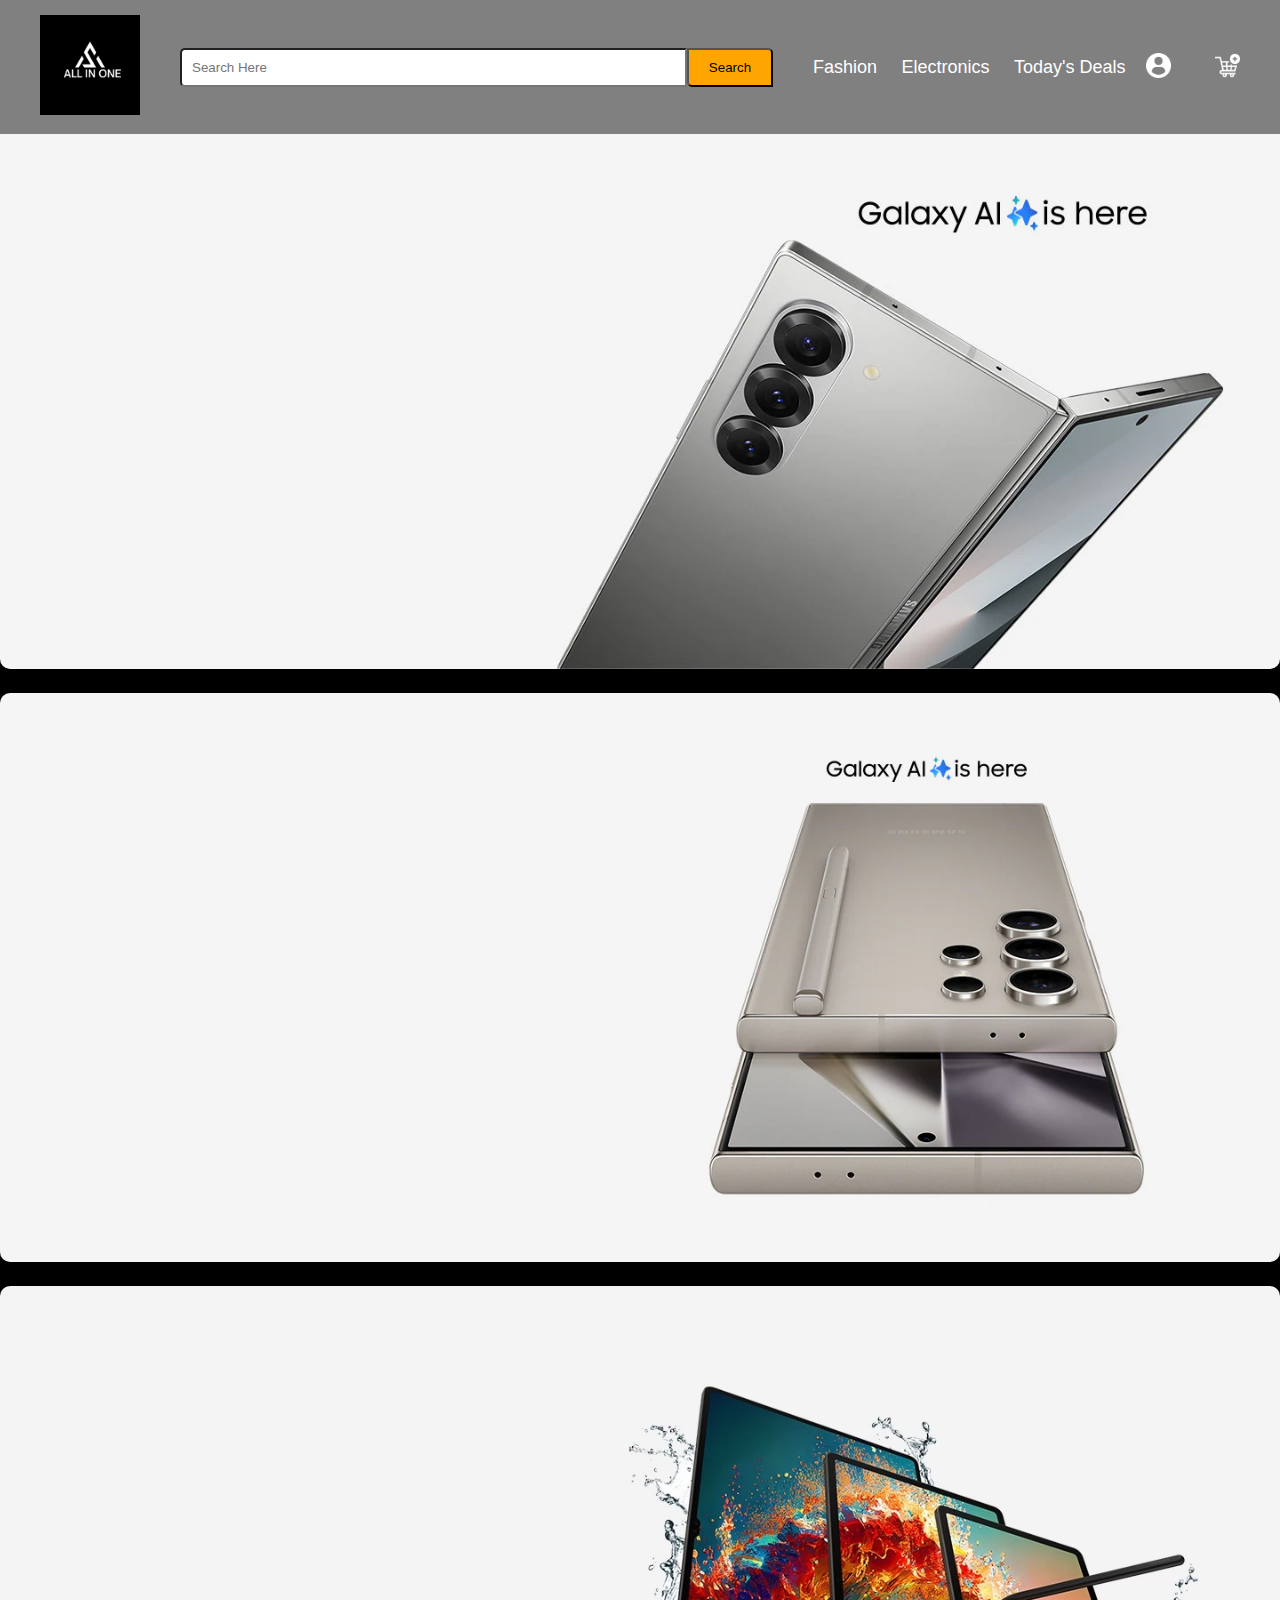
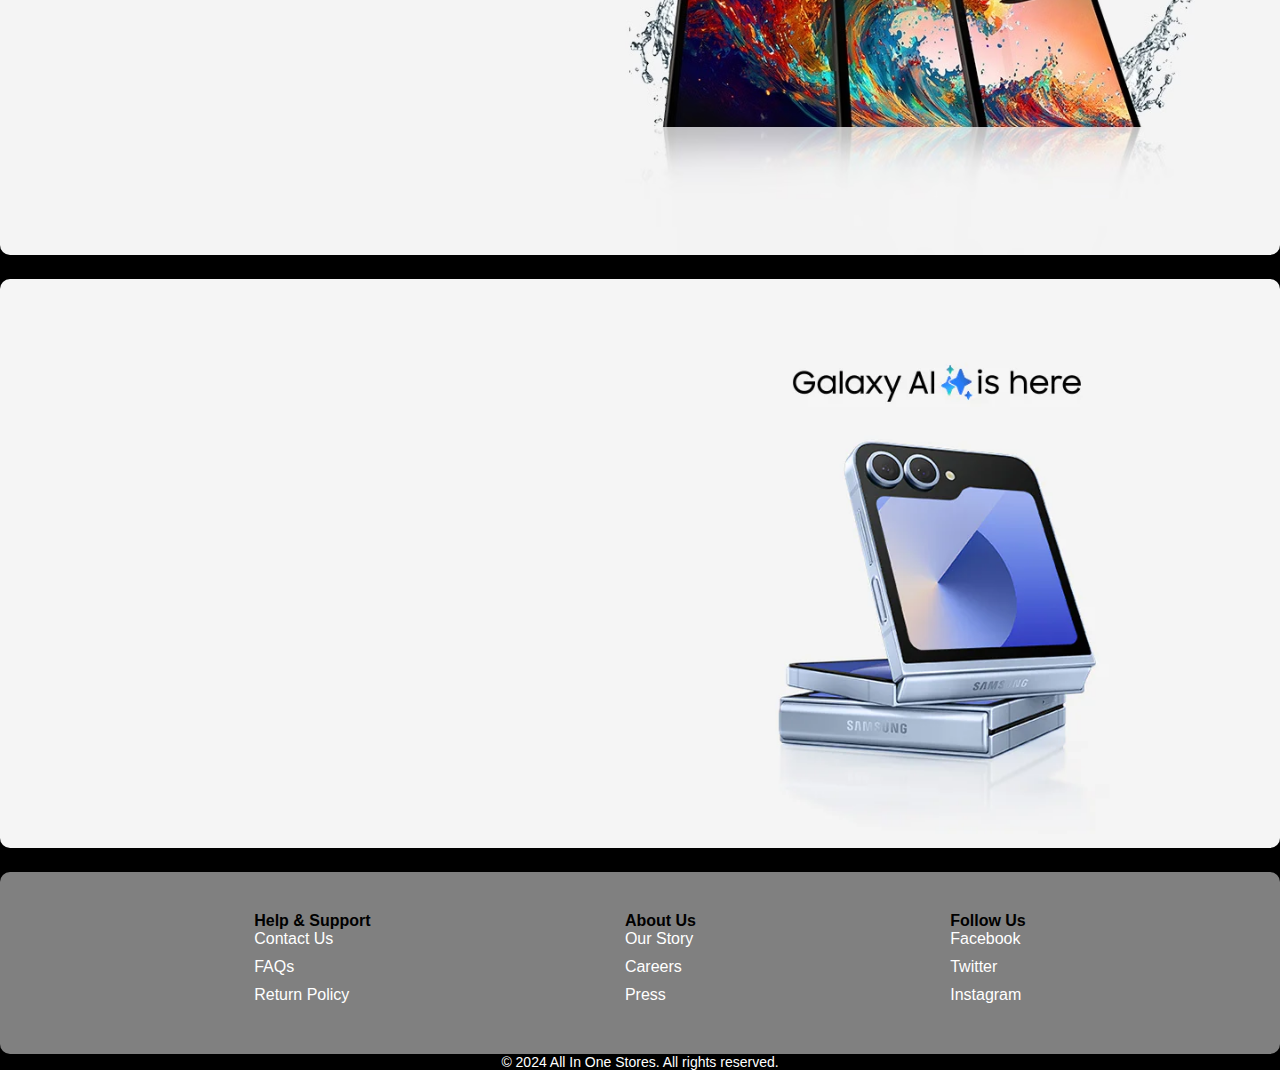
<file: index.html>
<!DOCTYPE html>
<html lang="en">
<head>
    <meta charset="UTF-8">
    <meta name="viewport" content="width=device-width, initial-scale=1.0">
    <title>Ecommerce Website</title>
    <link rel="stylesheet" href="./style.css">
    <link rel="stylesheet" href="./Fashion/fashion.html">
    <link href="https://fonts.cdnfonts.com/css/google-sans" rel="stylesheet">
</head>
<body>
    <div class="nav-bar">
        <div class="logo">
            <a href=""><img src="./New Logo.png" alt=""></a>
        </div>
        <div class="search-box">
            <input type="text" placeholder="Search Here">
            <button>Search</button>
        </div>
        <div class="nav-links">
            <a href="./Fashion/fashion.html" >Fashion</a>
            <a href="./Electronics/electronics.html" >Electronics</a>
            <a href="./Today Deals/deals.html" >Today's Deals</a>
        </div>
        <div class="nav-icons">
            <a href=""><img src="./my_Account_image.png" alt=""></a>
            <a href=""><img src="./add-to-cart.png" alt=""></a>
        </div>
    </div>

    <div class="main">
        <div class="hero-section">
            <img src="./hero_Image_1.webp" alt="">
            <img src="./hero_image_2.webp" alt="">
            <img src="./hero_image_3.avif" alt="">
            <img src="./hero_image_4.webp" alt="">
        </div>
    </div>


    <div class="footer">
        <div class="footer-links">
            <h4>Help & Support</h4>
            <ul>
                <li><a href="#">Contact Us</a></li>
                <li><a href="#">FAQs</a></li>
                <li><a href="#">Return Policy</a></li>
            </ul>
        </div>
        <div class="footer-links">
            <h4>About Us</h4>
            <ul>
                <li><a href="#">Our Story</a></li>
                <li><a href="#">Careers</a></li>
                <li><a href="#">Press</a></li>
            </ul>
        </div>
        <div class="footer-links">
            <h4>Follow Us</h4>
            <ul>
                <li><a href="#">Facebook</a></li>
                <li><a href="#">Twitter</a></li>
                <li><a href="#">Instagram</a></li>
            </ul>
        </div>
    </div>
    <div class="footer-copyright">
        <p>&copy; 2024 All In One Stores. All rights reserved.</p>
    </div>
</body>
</html>
</file>
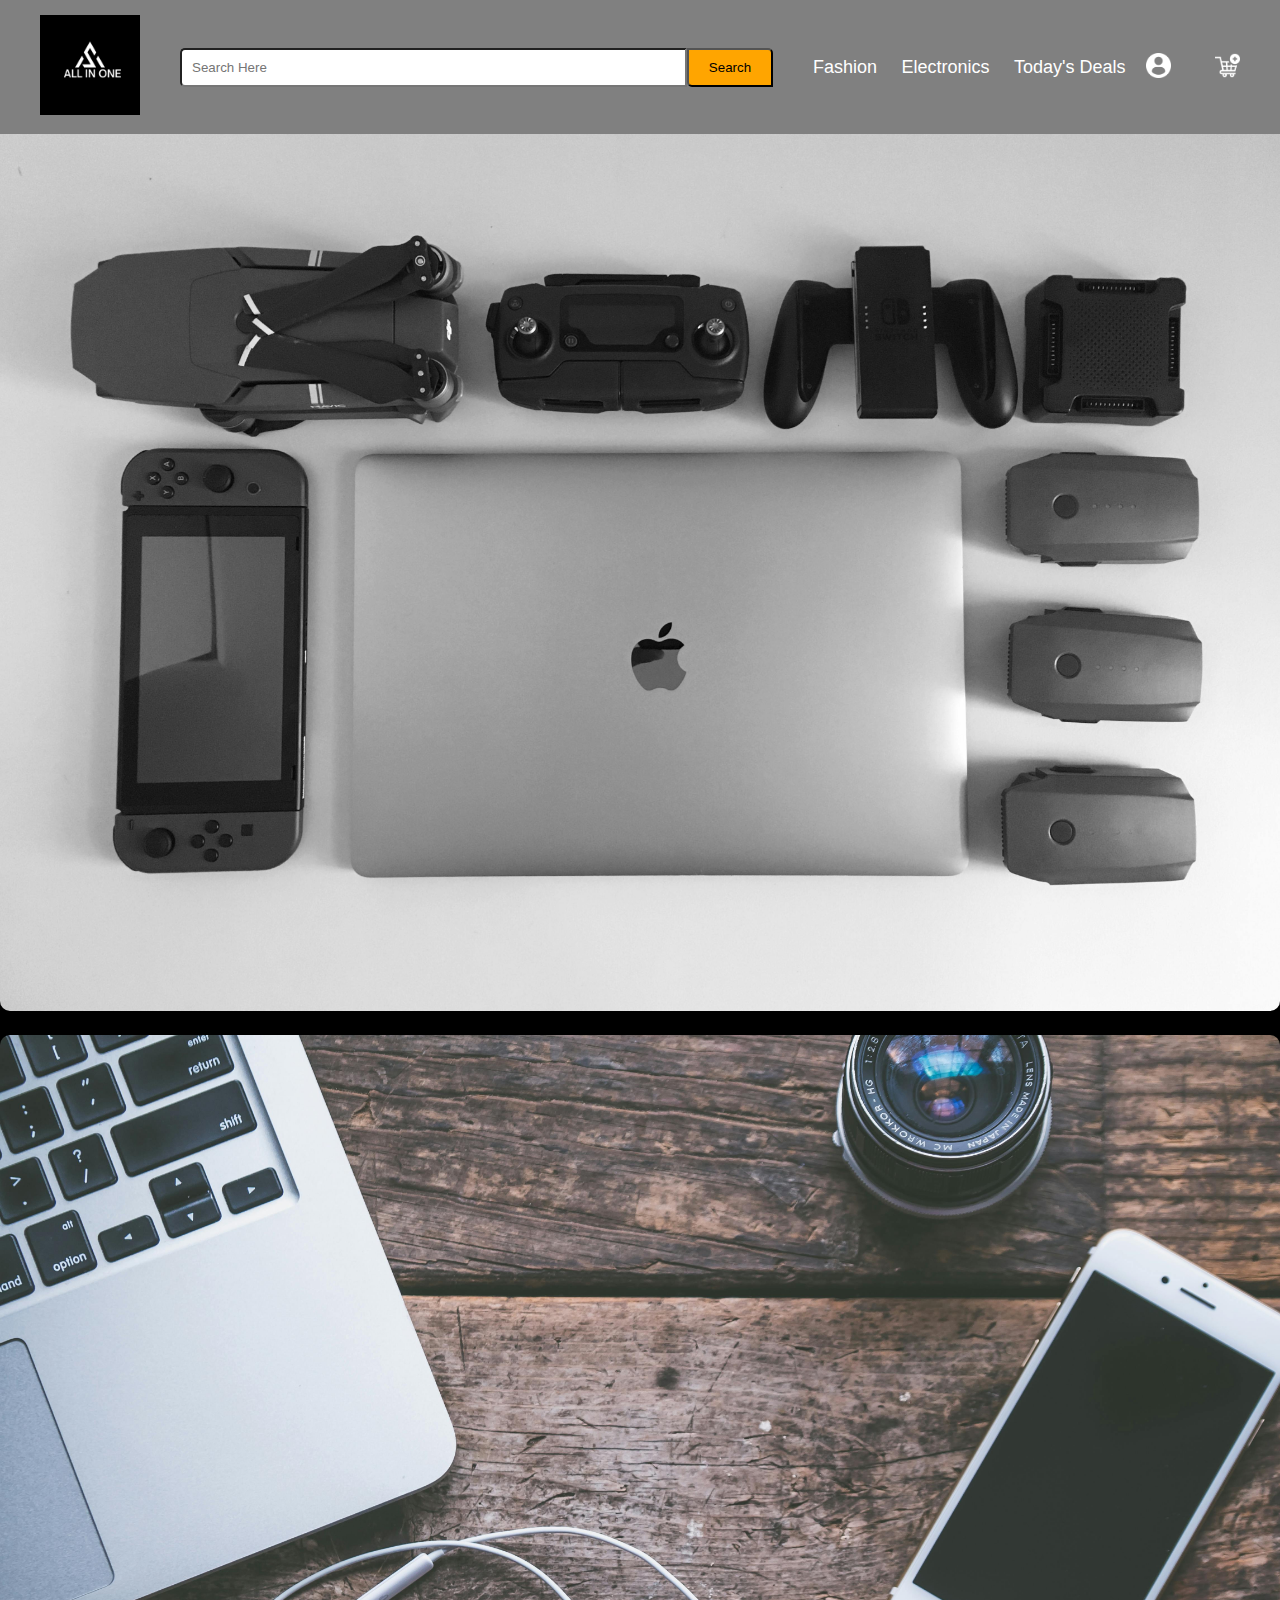
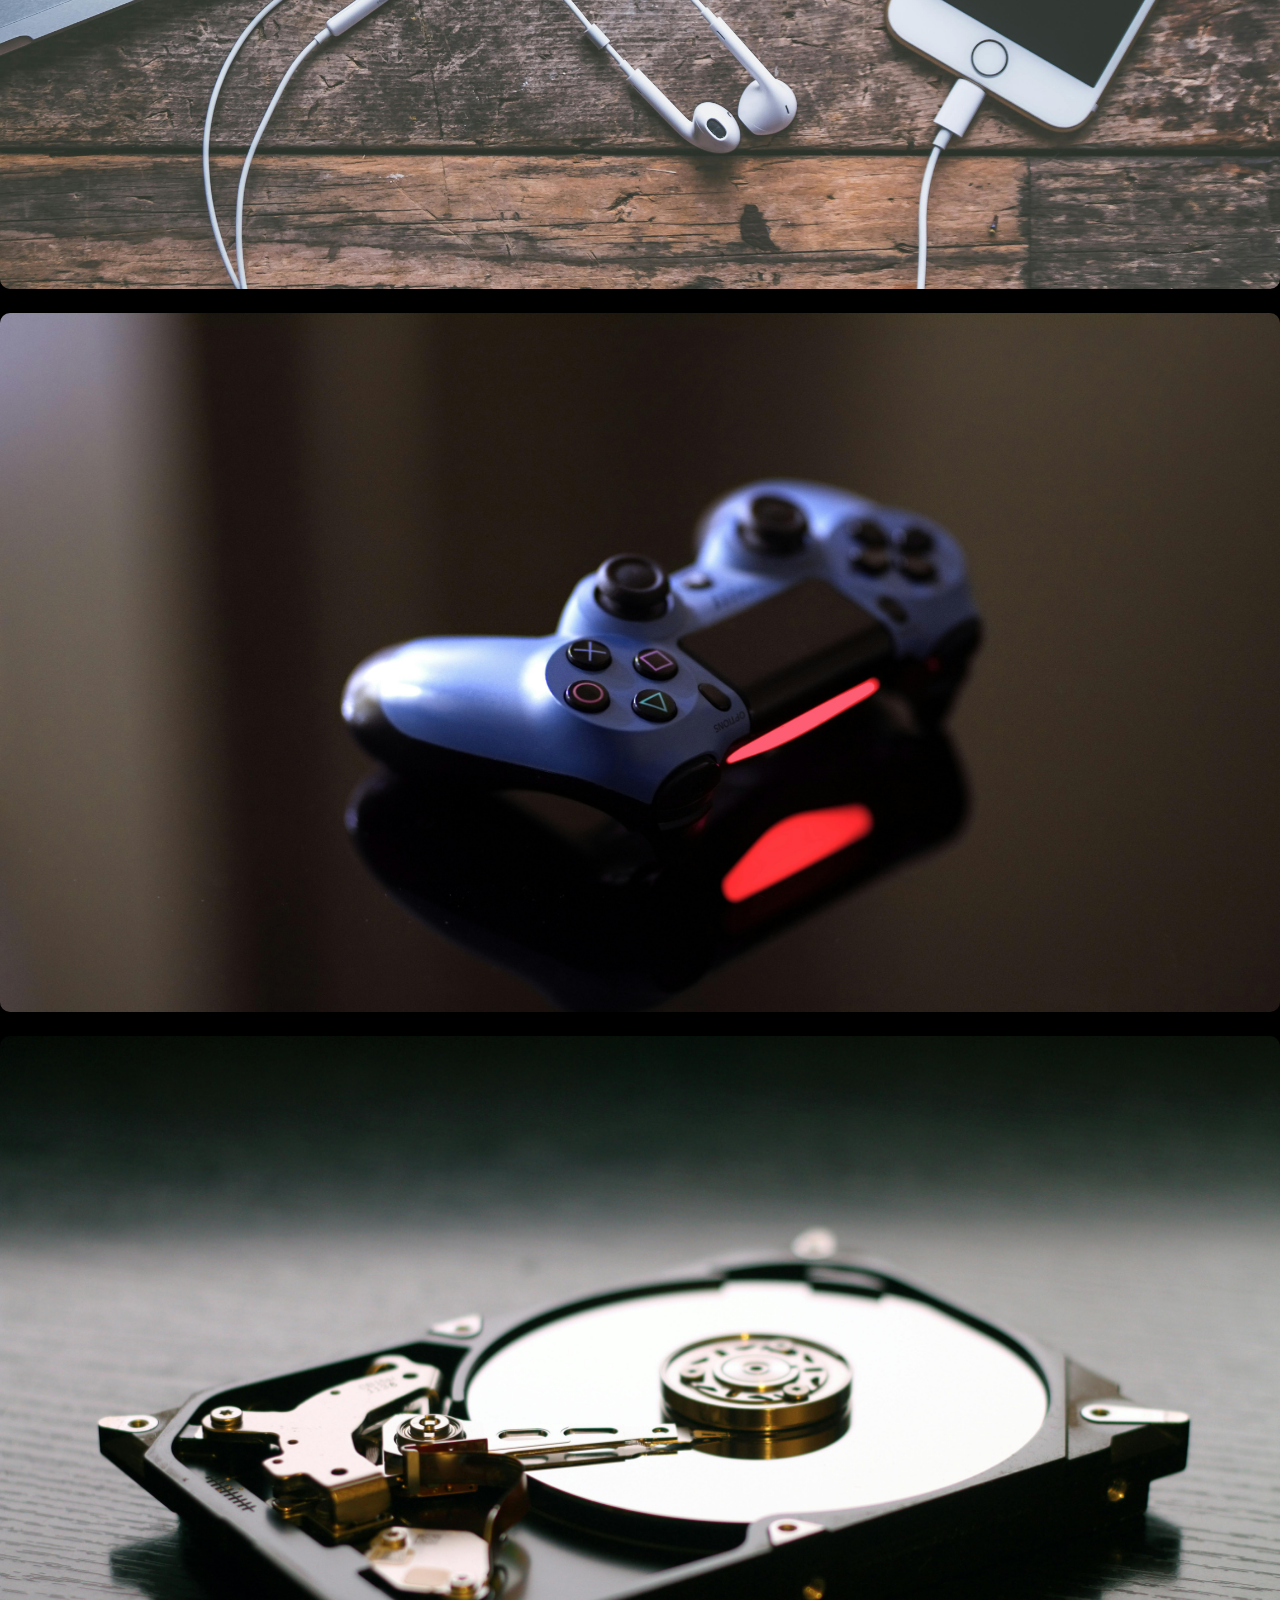
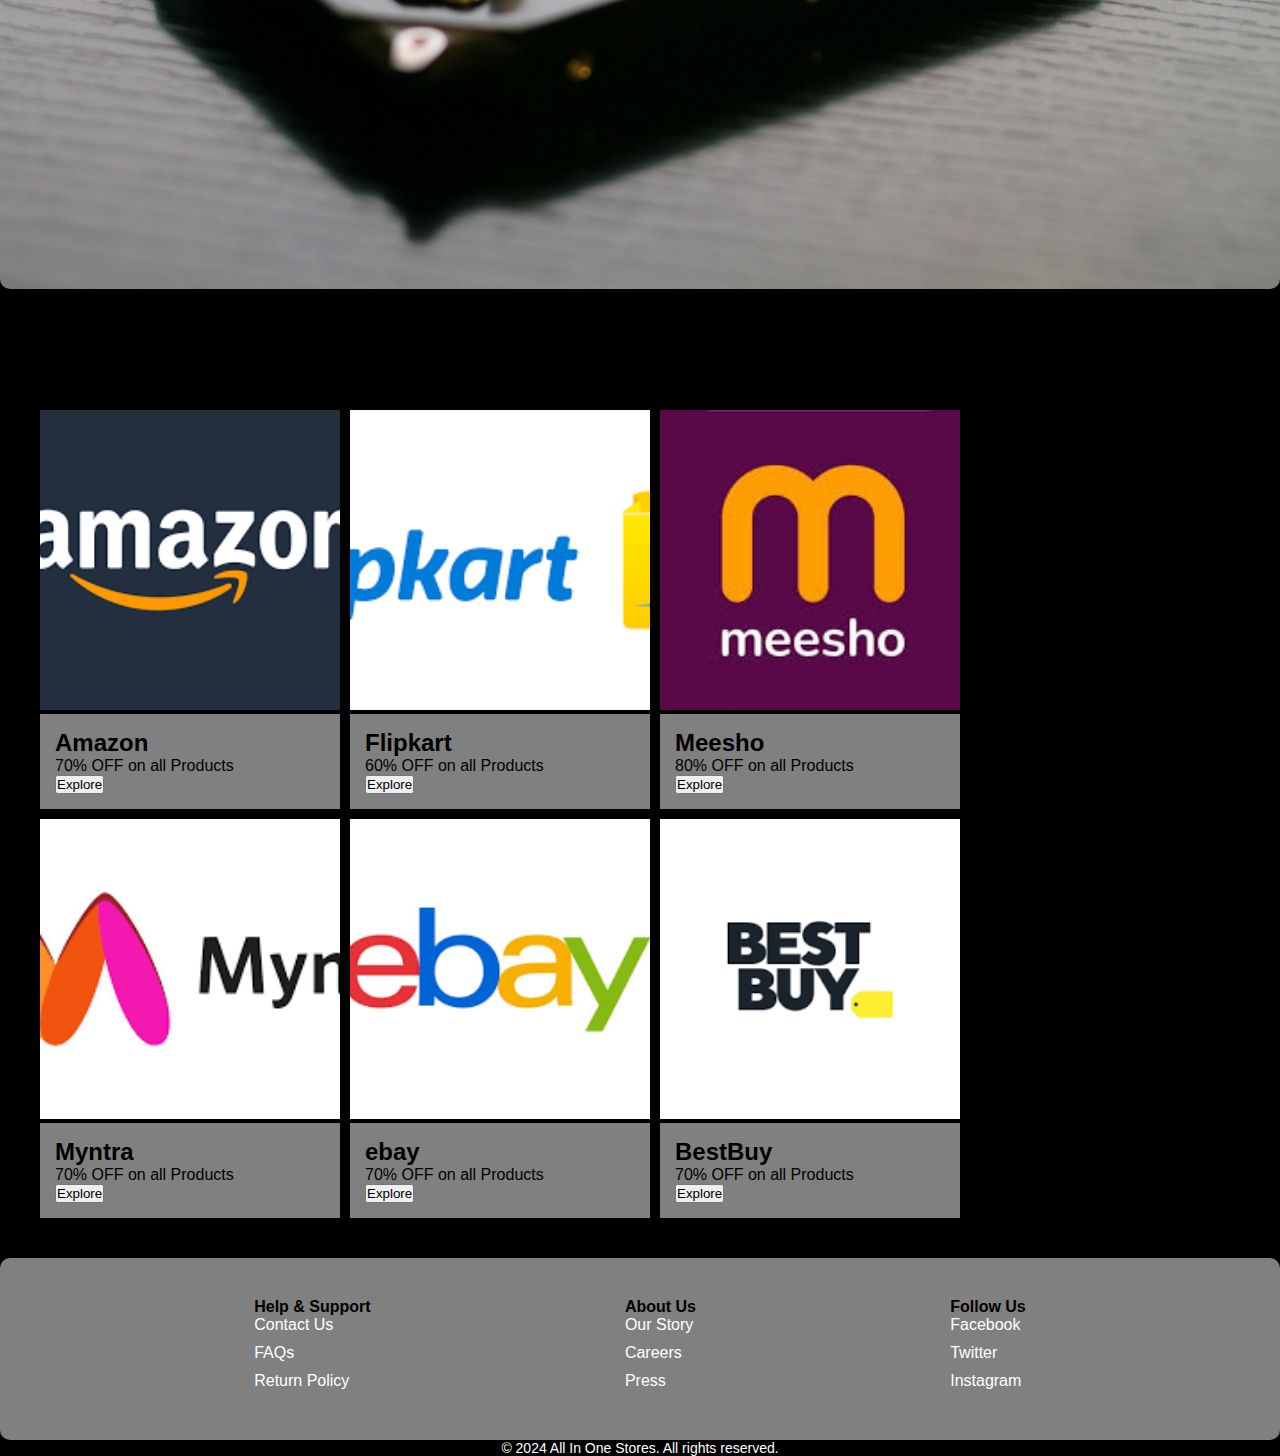
<file: Electronics/electronics.html>
<!DOCTYPE html>
<html lang="en">
<head>
    <meta charset="UTF-8">
    <meta name="viewport" content="width=device-width, initial-scale=1.0">
    <title>Document</title>
    <link rel="stylesheet" href="./../style.css">
    <link rel="stylesheet" href="./../Fashion/fashionstyle.css">
    <link href="https://fonts.cdnfonts.com/css/google-sans" rel="stylesheet">
</head>
<body>
    <div class="nav-bar">
        <div class="logo">
            <a href=""><img src="./../New Logo.png" alt=""></a>
        </div>
        <div class="search-box">
            <input type="text" placeholder="Search Here">
            <button>Search</button>
        </div>
        <div class="nav-links">
            <a href="./../Fashion/fashion.html">Fashion</a>
            <a href="./electronics.html">Electronics</a>
            <a href="./../Today Deals/deals.html">Today's Deals</a>
        </div>
        <div class="nav-icons">
            <a href=""><img src="./../my_Account_image.png" alt=""></a>
            <a href=""><img src="./../add-to-cart.png" alt=""></a>
        </div>
    </div>


    <div class="hero-section">
        <img src="./../Electronics/1.jpg" alt="">
        <img src="./../Electronics/2.jpg" alt="">
        <img src="./../Electronics/3.jpg" alt="">
        <img src="./../Electronics/4.jpg" alt="">
    </div>

    <h1 class="heading">Explore the trending Electronics</h1>
    

    <div class="products">
        <div class="product-card">
            <img src="./../Electronics/1-logo.png" alt="">
            <div class="product-info">
                <h4>Amazon</h4>
                <p>70% OFF on all Products</p>
                <a href="https://www.amazon.in/" target="_blank"><button>Explore</button></a>
            </div>

        </div>
        <div class="product-card">
            <img src="./../Electronics/2-logo.png" alt="">
            <div class="product-info">
                <h4>Flipkart</h4>
                <p>60% OFF on all Products</p>
                <a href="https://www.flipkart.com/" target="_blank"><button>Explore</button></a>
            </div>

        </div>
        <div class="product-card">
            <img src="./../Electronics/3-logo.jfif" alt="">
            <div class="product-info">
                <h4>Meesho</h4>
                <p>80% OFF on all Products</p>
                <a href="https://www.meesho.com/?srsltid=AfmBOortCP8Fz97YIl-X7-W2vCYDND0HWkAJx5jGlJftdCDVS6Clo3J7" target="_blank"><button>Explore</button></a>
            </div>

        </div>
        <div class="product-card">
            <img src="./../Electronics/4-logo.png" alt="">
            <div class="product-info">
                <h4>Myntra</h4>
                <p>70% OFF on all Products</p>
                <a href="https://www.myntra.com/" target="_blank"><button>Explore</button></a>
            </div>

        </div>
        <div class="product-card">
            <img src="./../Electronics/5-logo.png" alt="">
            <div class="product-info">
                <h4>ebay</h4>
                <p>70% OFF on all Products</p>
                <a href="https://www.ebay.com/" target="_blank"><button>Explore</button></a>
            </div>

        </div>
        <div class="product-card">
            <img src="./../Electronics/6-logo.png" alt="">
            <div class="product-info">
                <h4>BestBuy</h4>
                <p>70% OFF on all Products</p>
                <a href="https://www.bestbuy.com/" target="_blank"><button>Explore</button></a>
            </div>

        </div>

    </div>


    <div class="footer">
        <div class="footer-links">
            <h4>Help & Support</h4>
            <ul>
                <li><a href="#">Contact Us</a></li>
                <li><a href="#">FAQs</a></li>
                <li><a href="#">Return Policy</a></li>
            </ul>
        </div>
        <div class="footer-links">
            <h4>About Us</h4>
            <ul>
                <li><a href="#">Our Story</a></li>
                <li><a href="#">Careers</a></li>
                <li><a href="#">Press</a></li>
            </ul>
        </div>
        <div class="footer-links">
            <h4>Follow Us</h4>
            <ul>
                <li><a href="#">Facebook</a></li>
                <li><a href="#">Twitter</a></li>
                <li><a href="#">Instagram</a></li>
            </ul>
        </div>
    </div>
    <div class="footer-copyright">
        <p>&copy; 2024 All In One Stores. All rights reserved.</p>
    </div>
</body>
</html>
</file>
<file: style.css>
/* @import url('https://fonts.cdnfonts.com/css/samsung-sharp-sans'); */
@import url('https://fonts.cdnfonts.com/css/google-sans');
*{
    margin: 0px;
    padding: 0px;
    box-sizing: border-box;
    /* font-family: 'Samsung Sharp Sans', sans-serif; */
    /* font-family: 'Product Sans', sans-serif; */

    font-family: 'Product Sans Medium', sans-serif;/
                                                                    
}

body{
    background-color: black;
}

.nav-bar{
    display: flex;
    justify-content: space-between;
    align-items: center;
    background-color: black;
    padding: 15px 20px;
    position: fixed;
    width: 100%;
    top: 0;
}

.nav-bar:hover{
    background-color: grey;
}

.logo img{
    width: 100px;
    flex: 1;
    margin: 0px 20px;
}

.search-box{
    display: flex;
    flex: 1;
    margin: 0px 20px;
}

.search-box input{
    flex: 1;
    padding: 10px;
    border-radius: 5px 0 0 5px;
}

.search-box button{
    background-color: orange;
    border-radius: 0 5px 0 5px;
    padding: 10px 20px;
    color: black;
    font-weight: 500;
    cursor:pointer;
}

.search-box button:hover{
    background-color: blanchedalmond;
    color: black;
}

.nav-links a{
    text-decoration: none;
    color: white;
    font-size: 18px;
    margin-left: 20px;
}

.nav-bar a:hover{
    text-decoration: underline;
    /* font-size: 20px;
    color: orange; */
}

.nav-icons a{
    margin: 20px;
}

.nav-icons img{
    width: 25px;
    filter: invert(100%);
}

.hero-section img{
    width: 100%;
    margin-bottom: 20px;
    border-radius: 10px;
}

.hero-section {
    padding-top: 100px;
}


.footer{
    background-color: grey;
    padding: 20px;
    display: flex;
    justify-content: space-evenly;
    border-radius: 10px;
}

.footer-links{
    margin: 20px;
}

.footer-links h4{
    margin-top: 0;
}

.footer-links ul{
    list-style: none;
    padding: 0;
    margin: 0;
}

.footer-links li{
    margin-bottom: 10px;
}

.footer-links a{
    text-decoration: none;
    color: white;
}

.footer-copyright{
    text-align: center;
    font-size: 14px;
    color: #ffffff;
}
</file>
<file: Fashion/fashionstyle.css>
.heading{
    text-align: center;
    color: black;
    font-weight: 900;
    font-size:xx-large;
    margin-top: 20px;
}

.products{
    display: flex;
    flex-direction: row;
    flex-wrap: wrap;
    justify-content: flex-start;
    gap: 10px;
    padding: 40px;
}

.product-card{
    border-radius: 30px;
    flex: 1 1 300px;
    max-width: 300px;
}

.product-card img{
    width: 100%;
    height: 300px;
    object-fit: cover;
}

.product-info{
    background-color: grey;
    padding: 15px;
    flex-grow: 1;
}

.product-info h4{
    font-size: x-large;
}

.footer{
    background-color: grey;
    padding: 20px;
    display: flex;
    justify-content: space-evenly;
    border-radius: 10px;
}

.footer-links{
    margin: 20px;
}

.footer-links h4{
    margin-top: 0;
}

.footer-links ul{
    list-style: none;
    padding: 0;
    margin: 0;
}

.footer-links li{
    margin-bottom: 10px;
}

.footer-links a{
    text-decoration: none;
    color: white;
}

.footer-copyright{
    text-align: center;
    font-size: 14px;
    color: #ffffff;
}
</file>
